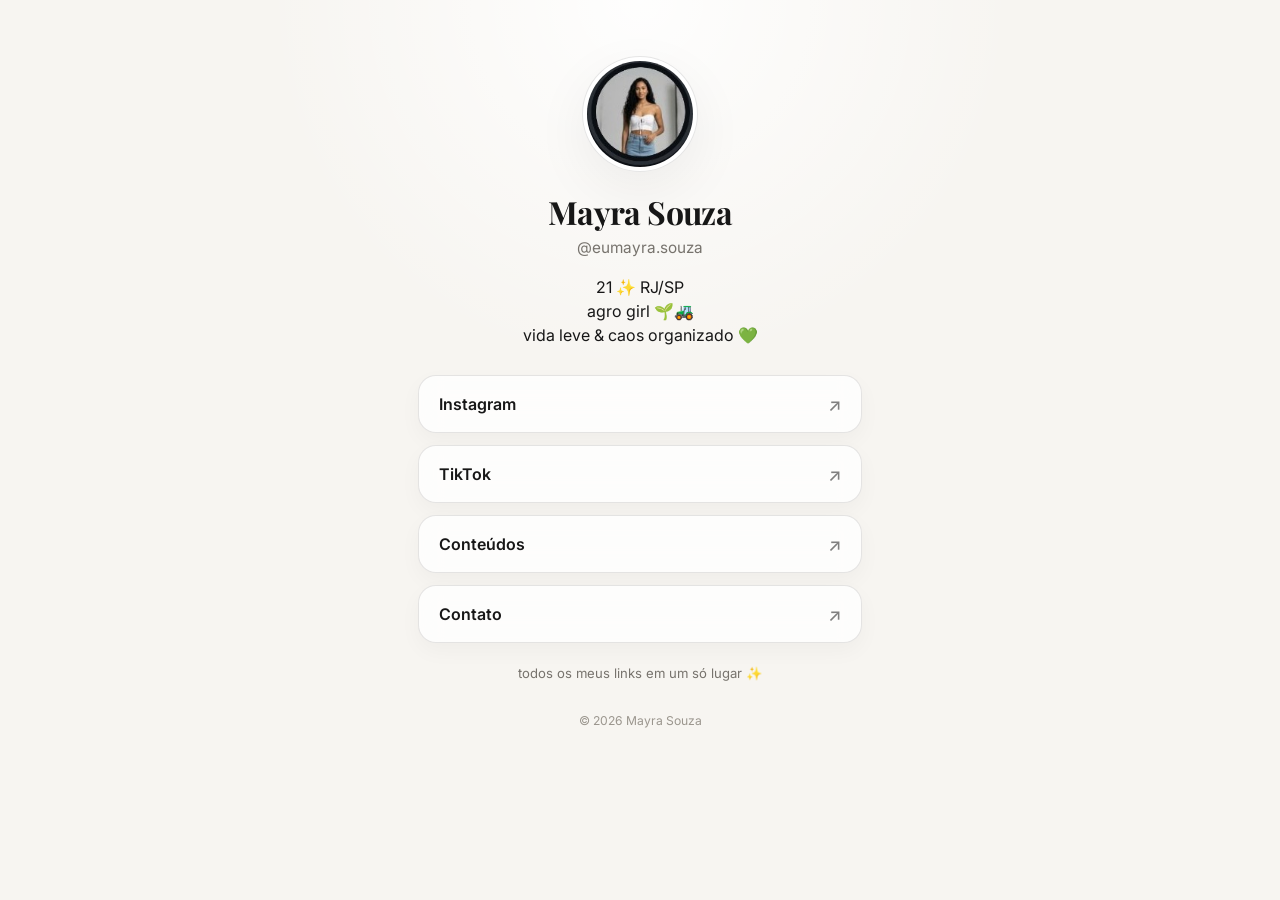
<file: index.html>
<!DOCTYPE html>
<html lang="pt-BR">
<head>
  <meta charset="UTF-8" />
  <meta name="viewport" content="width=device-width, initial-scale=1.0" />
  <meta name="theme-color" content="#f7f5f1" />
  <title>Mayra Souza | Links</title>
  <meta name="description" content="Links oficiais de Mayra Souza" />
  <link rel="preconnect" href="https://fonts.googleapis.com">
  <link rel="preconnect" href="https://fonts.gstatic.com" crossorigin>
  <link href="https://fonts.googleapis.com/css2?family=Inter:wght@400;500;600;700&family=Playfair+Display:wght@600&display=swap" rel="stylesheet">
  <link rel="stylesheet" href="styles.css" />
</head>
<body>
  <main class="page-shell">
    <section class="bio-card">
      <div class="avatar-wrap">
        <img src="assets/mayra-profile.jpg" alt="Mayra Souza" class="avatar" />
      </div>

      <h1>Mayra Souza</h1>
      <p class="handle">@eumayra.souza</p>

      <p class="bio">
        21 ✨ RJ/SP<br>
        agro girl 🌱🚜<br>
        vida leve & caos organizado 💚
      </p>

      <div class="links">
        <a class="link-btn" data-card-id="instagram" data-card-name="Instagram" href="https://www.instagram.com/eumarymay?igsi=endkbDB2NTl5MWVk" target="_blank" rel="noopener">
          <span>Instagram</span><span class="arrow">↗</span>
        </a>
        <a class="link-btn" data-card-id="tiktok" data-card-name="TikTok" href="https://www.tiktok.com/@eumayra.souza?_r=1&_t=ZS-99DkPuxCiJw" target="_blank" rel="noopener">
          <span>TikTok</span><span class="arrow">↗</span>
        </a>
        <a class="link-btn" data-card-id="conteudos" data-card-name="Conteúdos" href="#" target="_blank" rel="noopener">
          <span>Conteúdos</span><span class="arrow">↗</span>
        </a>
        <a class="link-btn" data-card-id="contato" data-card-name="Contato" href="#" target="_blank" rel="noopener">
          <span>Contato</span><span class="arrow">↗</span>
        </a>
      </div>

      <p class="note">todos os meus links em um só lugar ✨</p>

      <footer>
        <span>© 2026 Mayra Souza</span>
      </footer>
    </section>
  </main>

  <script src="script.js"></script>
</body>
</html>
</file>
<file: styles.css>
* {
  box-sizing: border-box;
}

:root {
  --bg: #f7f5f1;
  --card: rgba(255, 255, 255, 0.78);
  --text: #171717;
  --muted: #77736d;
  --line: rgba(23, 23, 23, 0.11);
  --shadow: 0 18px 55px rgba(0, 0, 0, 0.06);
}

html {
  scroll-behavior: smooth;
}

body {
  margin: 0;
  min-height: 100vh;
  font-family: "Inter", sans-serif;
  background:
    radial-gradient(circle at top, rgba(255,255,255,.9), transparent 34%),
    var(--bg);
  color: var(--text);
}

.page-shell {
  min-height: 100vh;
  display: flex;
  justify-content: center;
  align-items: flex-start;
  padding: 38px 18px 28px;
}

.bio-card {
  width: 100%;
  max-width: 460px;
  text-align: center;
  padding: 18px 8px 8px;
}

.avatar-wrap {
  width: 116px;
  height: 116px;
  margin: 0 auto 18px;
  padding: 4px;
  border-radius: 50%;
  background: rgba(255,255,255,.88);
  border: 1px solid var(--line);
  box-shadow: var(--shadow);
}

.avatar {
  width: 100%;
  height: 100%;
  object-fit: cover;
  border-radius: 50%;
  display: block;
}

h1 {
  margin: 0;
  font-family: "Playfair Display", serif;
  font-size: 2rem;
  letter-spacing: -0.02em;
}

.handle {
  margin: 5px 0 18px;
  color: var(--muted);
  font-size: .96rem;
}

.bio {
  margin: 0 auto 28px;
  max-width: 320px;
  line-height: 1.5;
  font-size: 1rem;
}

.links {
  display: grid;
  gap: 12px;
}

.link-btn {
  min-height: 58px;
  padding: 0 20px;
  display: flex;
  align-items: center;
  justify-content: space-between;
  gap: 16px;
  text-decoration: none;
  color: var(--text);
  background: var(--card);
  border: 1px solid var(--line);
  border-radius: 18px;
  font-weight: 600;
  backdrop-filter: blur(12px);
  -webkit-backdrop-filter: blur(12px);
  box-shadow: 0 8px 22px rgba(0,0,0,.035);
  transition: transform .2s ease, box-shadow .2s ease, background .2s ease;
}

.link-btn:hover {
  transform: translateY(-2px);
  background: #fff;
  box-shadow: 0 12px 28px rgba(0,0,0,.07);
}

.link-btn:active {
  transform: scale(.985);
}

.arrow {
  font-size: 1.1rem;
  font-weight: 500;
  opacity: .55;
}

.note {
  margin: 22px 0 24px;
  font-size: .82rem;
  color: var(--muted);
}

footer {
  padding: 8px 0 4px;
  font-size: .76rem;
  color: #9b968e;
}

@media (max-width: 420px) {
  .page-shell {
    padding-top: 26px;
  }

  .bio-card {
    max-width: 100%;
  }

  h1 {
    font-size: 1.8rem;
  }

  .link-btn {
    border-radius: 16px;
  }
}
</file>
